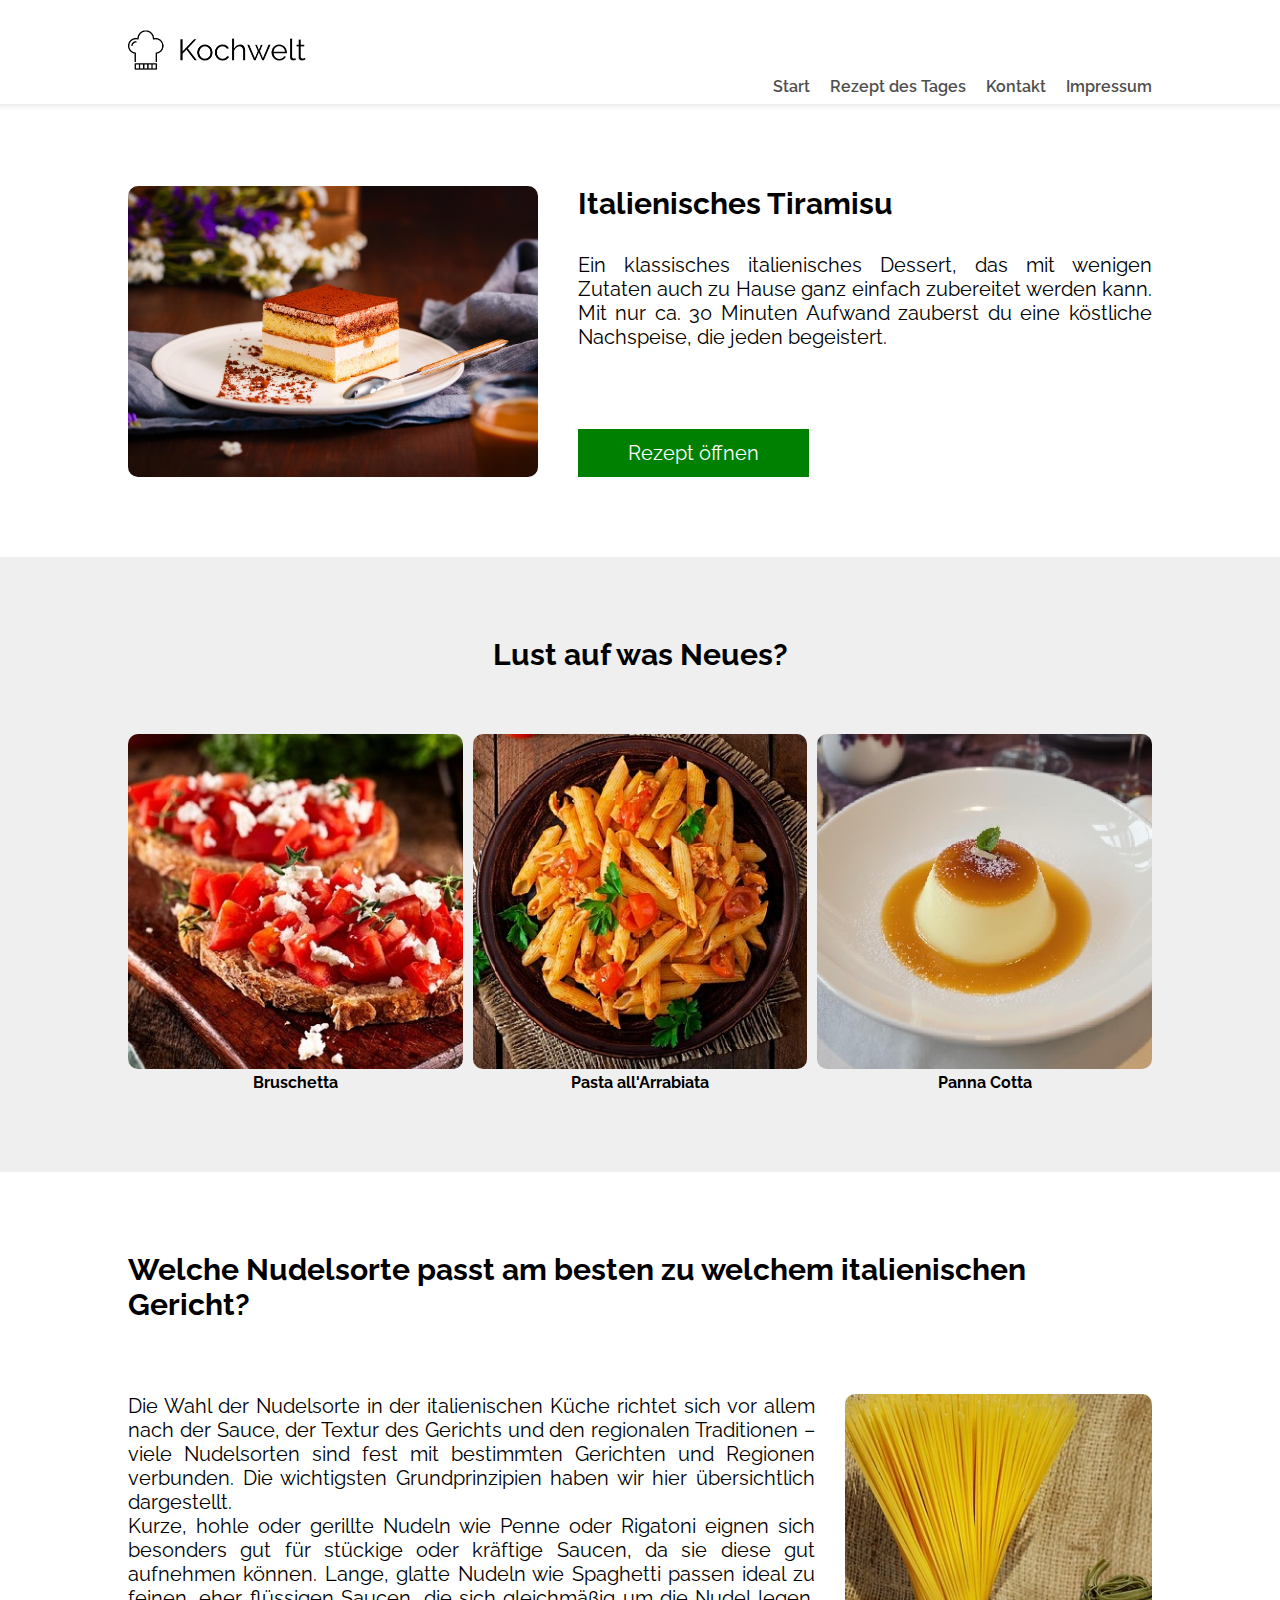
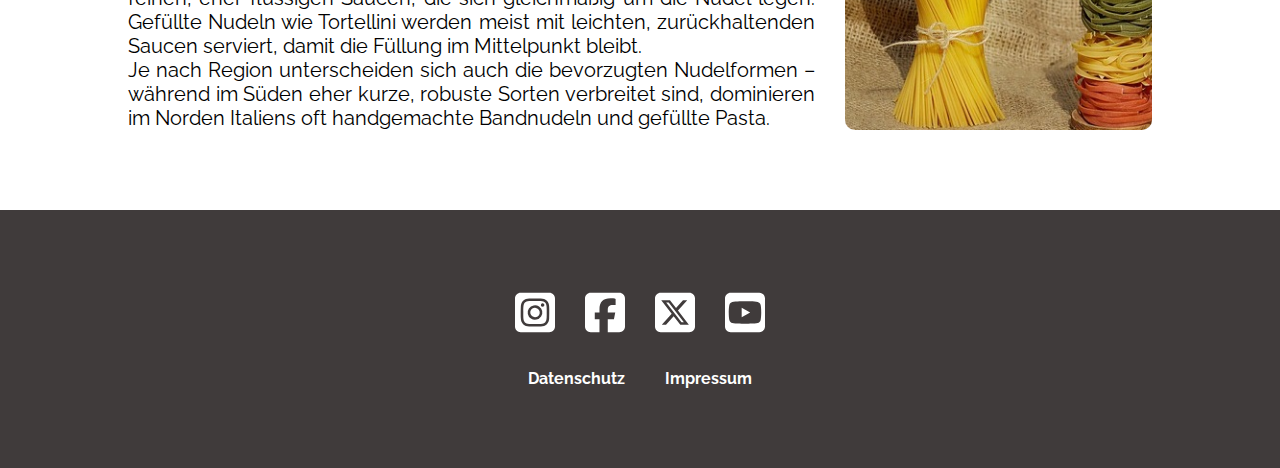
<file: index.html>
<!DOCTYPE html>
<html lang="de">

<head>
  <meta charset="UTF-8" />
  <meta name="viewport" content="width=device-width, initial-scale=1.0" />
  <script src="/script.js" defer></script>
  <link rel="stylesheet" href="css/style.css" />

  <title>Kochwelt</title>
</head>

<body>
  <!-------------Header------------->
  <header>
    <section>
      <a href="index.html"><img src="/img/logo.png" alt="Logo" /></a>
<!-- ------------------------------------------ -->
      <button onclick="menu()" class="btn_menu mob_menu">menu</button>

      <div id="res_menu" class="resp_menu_box mob_menu hidden">
          <a href="/index.html">Start</a>
          <a href="/rezept.html">Rezept des Tages</a>
          <a href="/kontakt.html">Kontakt</a>
          <a href="#">Impressum</a>
      </div>

<!-- ------------------------------------------ -->
      <nav class="hidden">
        <ul>
          <a href="/index.html">
            <li>Start</li>
          </a>
          <a href="/rezept.html">
            <li>Rezept des Tages</li>
          </a>
          <a href="/kontakt.html">
            <li>Kontakt</li>
          </a>
          <a href="#">
            <li>Impressum</li>
          </a>
        </ul>
      </nav>

    </section>
  </header>
  <div class="line"></div>
  <!--------------main-------------->
  <main>
    <!----------msection-one---------->
    <section class="section-one">
      <img src="./img/tiramisu.jpg" alt="Italienisches Tiramisu" />

      <div>
        <h2>Italienisches Tiramisu</h2>
        <p>
          Ein klassisches italienisches Dessert, das mit wenigen Zutaten auch
          zu Hause ganz einfach zubereitet werden kann. Mit nur ca. 30 Minuten
          Aufwand zauberst du eine köstliche Nachspeise, die jeden begeistert.
        </p>
        <a href="./tiramisu-recipe.html"><button class="button-to-rezept">Rezept öffnen</button></a>
      </div>
    </section>
    <!----------msection-two---------->
    <section class="section-two">
      <div class="section-two-width">
        <h2>Lust auf was Neues?</h2>

        <div class="quicklinks">

          <article>
            <a href="./bruschetta-recipe.html"><img src="./img/gourmet-5619887_640.jpg" alt="Vorpeise" /></a>
            <h3>Bruschetta</h3>
          </article>

          <article>
            <a href="./penne-all'arrabbiata-recipe.html"><img src="./img/pasta-arrabiata.jpg" alt="Hauptgang" /></a>
            <h3> Pasta all'Arrabiata</h3>
          </article>

          <article>
            <a href="./panna-cotta-recipe.html"><img src="./img/panna-cotta.jpg" alt="Dessert" /></a>
            <h3>Panna Cotta</h3>
          </article>

        </div>

      </div>
    </section>
    <!----------msection-three---------->
    <section class="section-three">

      <h2>Welche Nudelsorte passt am besten zu welchem italienischen Gericht?</h2>
      <div>
        <p>
          Die Wahl der Nudelsorte in der italienischen Küche richtet sich vor allem nach der Sauce, der
          Textur des Gerichts und den regionalen Traditionen – viele Nudelsorten sind fest mit bestimmten
          Gerichten und Regionen verbunden. Die wichtigsten Grundprinzipien haben wir hier übersichtlich
          dargestellt. <br> Kurze, hohle oder gerillte Nudeln wie Penne oder Rigatoni eignen sich
          besonders gut
          für stückige oder kräftige Saucen, da sie diese gut aufnehmen können. Lange, glatte Nudeln wie
          Spaghetti passen ideal zu feinen, eher flüssigen Saucen, die sich gleichmäßig um die Nudel
          legen. Gefüllte Nudeln wie Tortellini werden meist mit leichten, zurückhaltenden Saucen
          serviert, damit die Füllung im Mittelpunkt bleibt. <br> Je nach Region unterscheiden sich auch
          die bevorzugten Nudelformen – während im Süden eher kurze, robuste Sorten verbreitet sind,
          dominieren im Norden Italiens oft handgemachte Bandnudeln und gefüllte Pasta.
        </p>
        <img src="./img/variety_noodles.jpg" alt="Nudelsorten" />
      </div>
    </section>
  </main>
  <!-------------footer------------>
  <footer>

    <div class="social-media-container">
      <a href="https://www.instagram.com/" target="_blank" aria-label="Instagram">
        <img src="./img/icons/instagram.svg" alt="Instagram logo" class="social-media" /></a>
      <a href="https://www.facebook.com/" target="_blank" aria-label="Facebook">
        <img src="./img/icons/facebook.svg" alt="Facebook logo" class="social-media" /></a>
      <a href="https://x.com/" target="_blank" aria-label="X (formerly Twitter)">
        <img src="./img/icons/x-twitter.svg" alt="X logo (formerly Twitter)" class="social-media" /></a>
      <a href="https://www.youtube.com/" target="_blank" aria-label="YouTube">
        <img src="./img/icons/youtube.svg" alt="YouTube logo" class="social-media" /></a>
    </div>
    
    <div class="legal-section">
      <a href="./docs/datenschutz.pdf" class="data-privacy" target="_blank">Datenschutz</a>
      <a href="./docs/impressum.pdf" class="imprint" target="_blank">Impressum</a>
    </div>

  </footer>

</body>

</html>
</file>
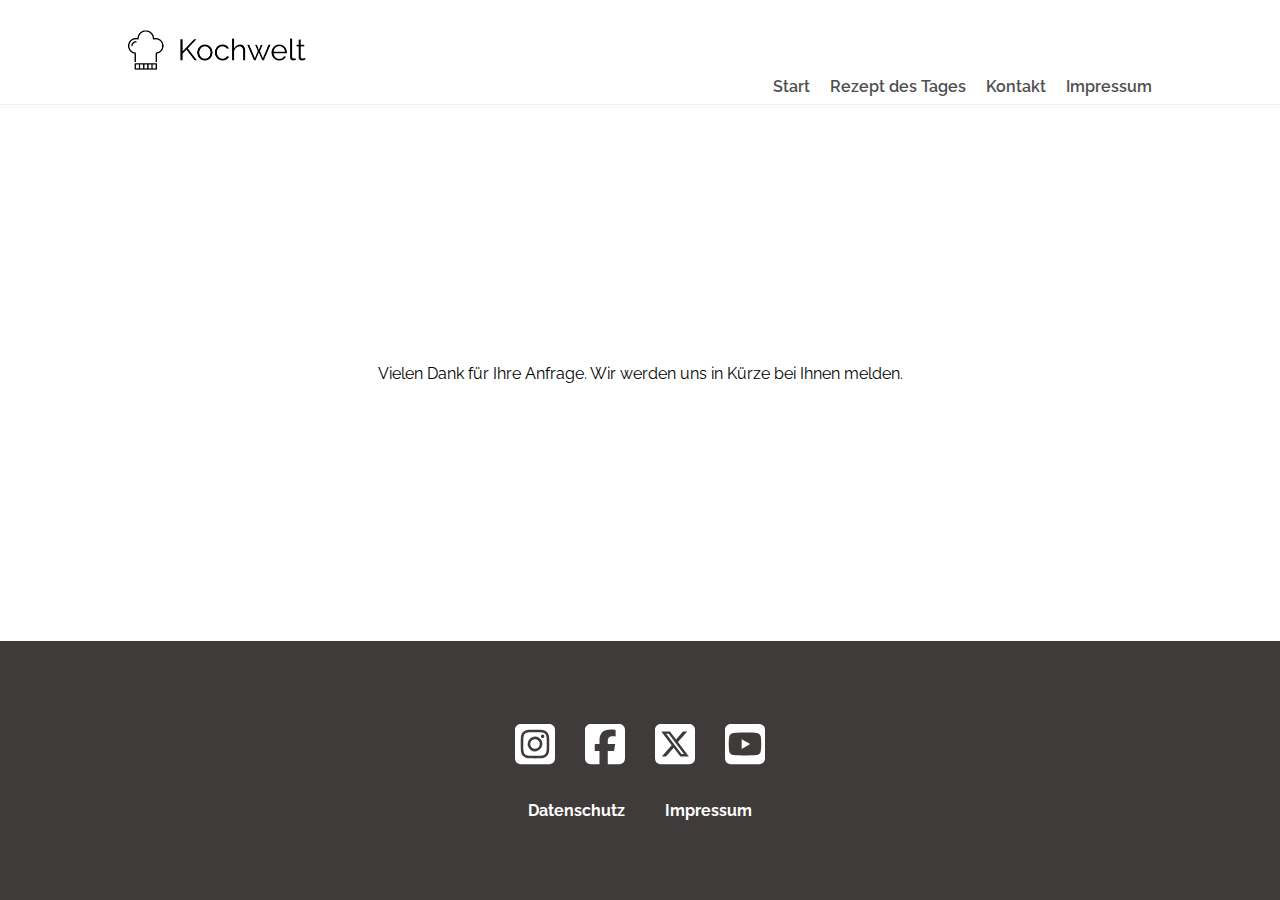
<file: kontakt-send-mail.html>
<!DOCTYPE html>
<html lang="de">

<head>
  <meta charset="UTF-8" />
  <meta name="viewport" content="width=device-width, initial-scale=1.0" />
  <link rel="stylesheet" href="/css/kontakt-send-mail.css" />
  <title>Kontakt</title>
  <link rel="icon" href="/img/logo_small.png" type="image/png">
  <script src="/script.js"></script>

</head>

<body>
  <!-------------Header------------->
  <header>
    <section>
      <a href="index.html"><img src="/img/logo.png" alt="Logo" /></a>
      <nav>
        <ul>
          <a href="/index.html">
            <li>Start</li>
          </a>
          <a href="/rezept.html">
            <li>Rezept des Tages</li>
          </a>
          <a href="/kontakt.html">
            <li>Kontakt</li>
          </a>
          <a href="#">
            <li>Impressum</li>
          </a>
        </ul>
      </nav>
    </section>
  </header>
  <div class="line"></div>
  <div class="seperator-line-header"></div>
  <!--------------main-------------->
  <main>
    <p>Vielen Dank für Ihre Anfrage. Wir werden uns in Kürze bei Ihnen melden.</p>
  </main>
  <!-------------footer------------>
  <footer>
    <div class="social-media-container">
      <a href="https://www.instagram.com/" target="_blank" aria-label="Instagram">
        <img src="./img/icons/instagram.svg" alt="Instagram logo" class="social-media" /></a>
      <a href="https://www.facebook.com/" target="_blank" aria-label="Facebook">
        <img src="./img/icons/facebook.svg" alt="Facebook logo" class="social-media" /></a>
      <a href="https://x.com/" target="_blank" aria-label="X (formerly Twitter)">
        <img src="./img/icons/x-twitter.svg" alt="X logo (formerly Twitter)" class="social-media" /></a>
      <a href="https://www.youtube.com/" target="_blank" aria-label="YouTube">
        <img src="./img/icons/youtube.svg" alt="YouTube logo" class="social-media" /></a>
    </div>
    <div class="legal-section">
      <a href="./docs/datenschutz.pdf" class="data-privacy" target="_blank">Datenschutz</a>
      <a href="./docs/impressum.pdf" class="imprint" target="_blank">Impressum</a>
    </div>
  </footer>

</body>

</html>
</file>
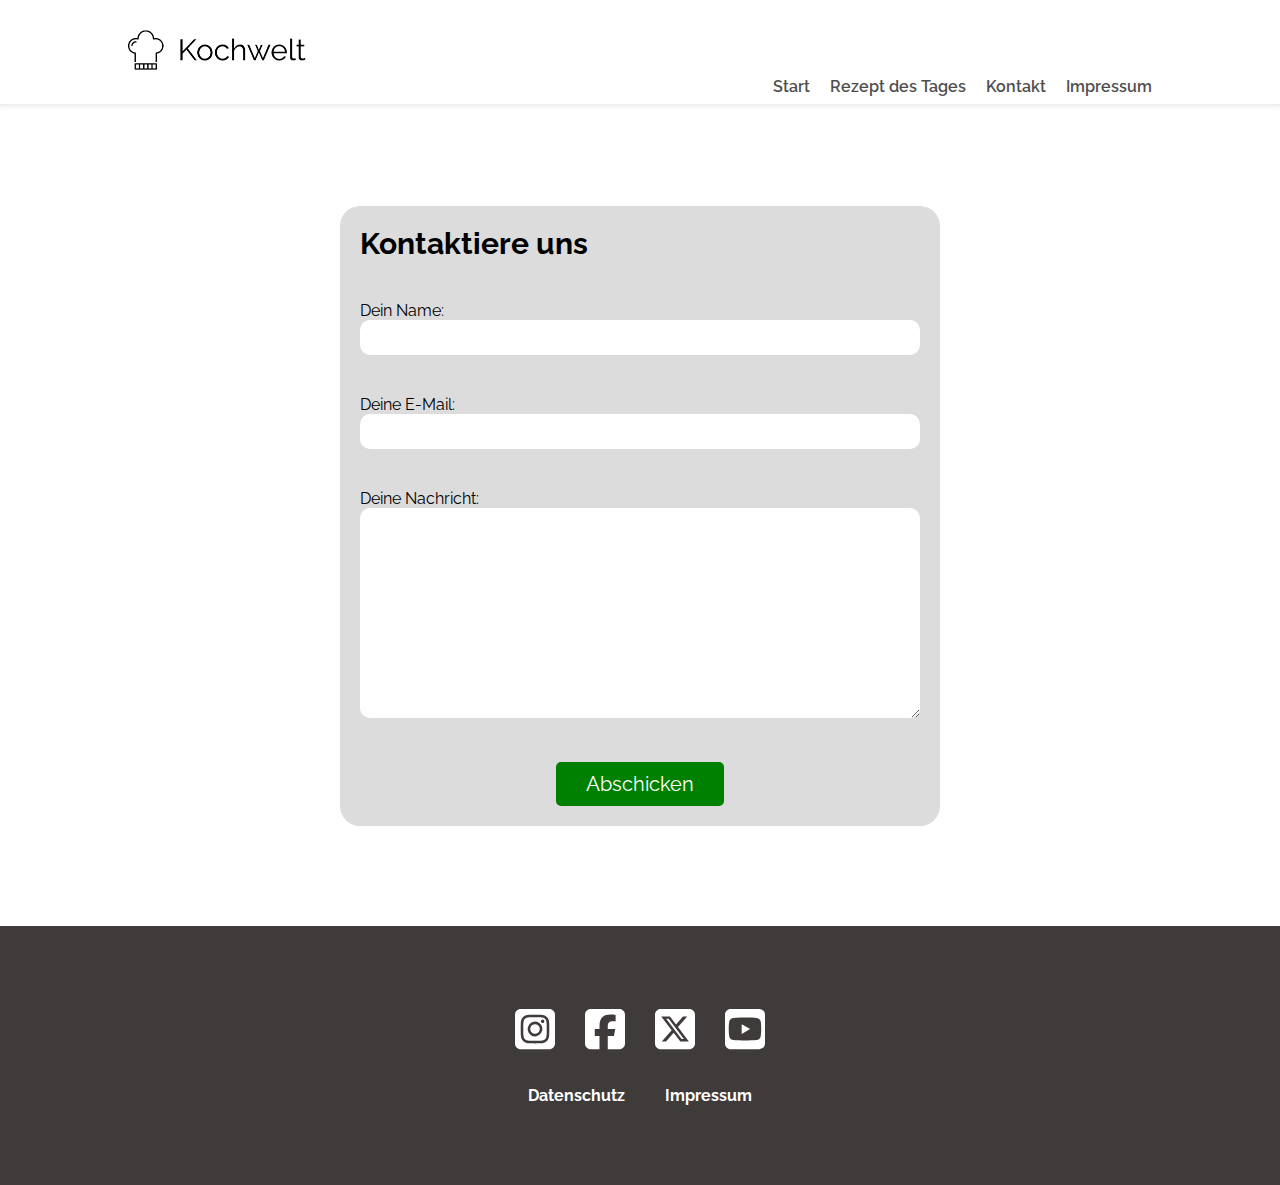
<file: kontakt.html>
<!DOCTYPE html>
<html lang="de">

<head>
  <meta charset="UTF-8" />
  <meta name="viewport" content="width=device-width, initial-scale=1.0" />
  <link rel="stylesheet" href="/css/kontakt.css" />
  <title>Kontakt</title>
  <link rel="icon" href="/img/logo_small.png" type="image/png">
  <script src="/script.js"></script>

</head>

<body>
  <!-------------Header------------->
  <header>
    <section>
      <a href="index.html"><img src="/img/logo.png" alt="Logo" /></a>
      <nav>
        <ul>
          <a href="/index.html">
            <li>Start</li>
          </a>
          <a href="/rezept.html">
            <li>Rezept des Tages</li>
          </a>
          <a href="/kontakt.html">
            <li>Kontakt</li>
          </a>
          <a href="#">
            <li>Impressum</li>
          </a>
        </ul>
      </nav>
    </section>
  </header>
  <div class="line"></div>
  <div class="seperator-line-header"></div>
  <!--------------main-------------->
  <main>
    <form>
      <h2>Kontaktiere uns</h2>

      <label>Dein Name:
        <input class="text-box" type="text" name="name" required />
      </label>

      <label>Deine E-Mail:
        <input class="text-box" type="email" name="email" required />
      </label>

      <label>Deine Nachricht:
        <textarea rows="10" name="message" required></textarea>
      </label>

      <input class="abschicken" type="submit" value="Abschicken" />

    </form>
  </main>
  <!-------------footer------------>
  <footer>
    <div class="social-media-container">
      <a href="https://www.instagram.com/" target="_blank" aria-label="Instagram">
        <img src="./img/icons/instagram.svg" alt="Instagram logo" class="social-media" /></a>
      <a href="https://www.facebook.com/" target="_blank" aria-label="Facebook">
        <img src="./img/icons/facebook.svg" alt="Facebook logo" class="social-media" /></a>
      <a href="https://x.com/" target="_blank" aria-label="X (formerly Twitter)">
        <img src="./img/icons/x-twitter.svg" alt="X logo (formerly Twitter)" class="social-media" /></a>
      <a href="https://www.youtube.com/" target="_blank" aria-label="YouTube">
        <img src="./img/icons/youtube.svg" alt="YouTube logo" class="social-media" /></a>
    </div>
    <div class="legal-section">
      <a href="./docs/datenschutz.pdf" class="data-privacy" target="_blank">Datenschutz</a>
      <a href="./docs/impressum.pdf" class="imprint" target="_blank">Impressum</a>
    </div>
  </footer>

</body>

</html>
</file>
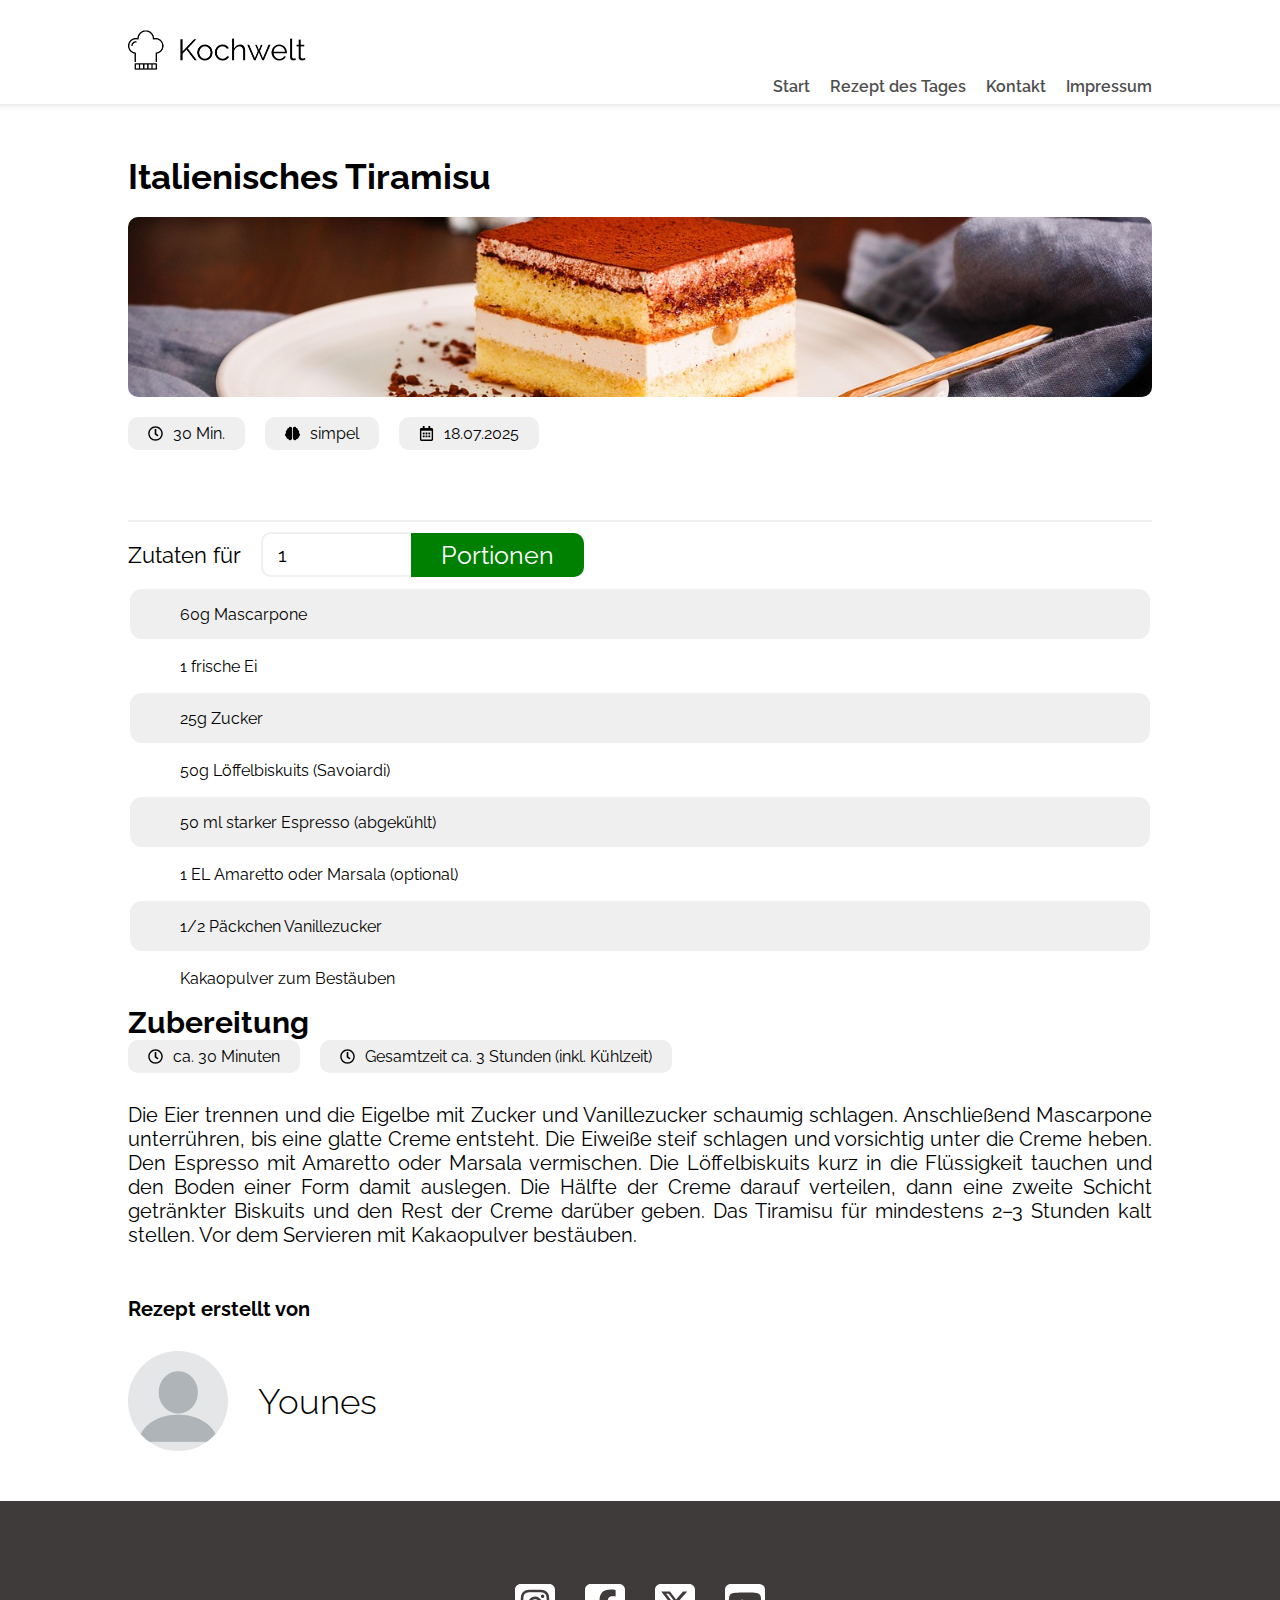
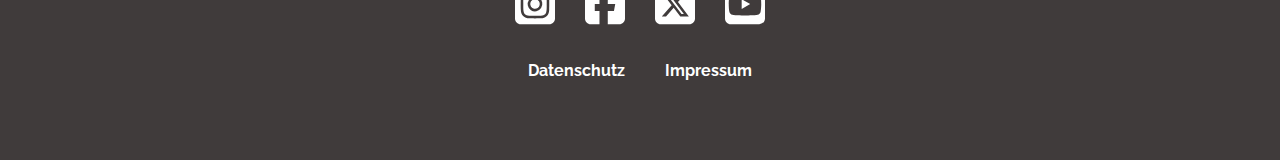
<file: rezept.html>
<!DOCTYPE html>
<html lang="de">

<head>
  <meta charset="UTF-8" />
  <meta name="viewport" content="width=device-width, initial-scale=1.0" />
  <link rel="stylesheet" href="/css/rezept.css" />
  <script src="/script.js" defer></script>

  <title>Dessert Rezept</title>
</head>

<body>
  <!-------------Header------------->
  <header>
    <section>
      <a href="index.html"><img src="/img/logo.png" alt="Logo" /></a>
      <nav class="hidden">
        <ul>
          <a href="/index.html">
            <li>Start</li>
          </a>
          <a href="/rezept.html">
            <li>Rezept des Tages</li>
          </a>
          <a href="/kontakt.html">
            <li>Kontakt</li>
          </a>
          <a href="#">
            <li>Impressum</li>
          </a>
        </ul>
      </nav>
    </section>
  </header>
  <div class="line"></div>
  <!--------------main-------------->

  <main>
    <section>
      <h1>Italienisches Tiramisu</h1>
      <img class="img-rezepz" src="./img/tiramisu.jpg" alt="Italienisches Tiramisu" />
      <div class="part-top">
        <div class="time-date">
          <img class="icon-img" src="./img/icons/clock-regular.svg" alt="clock icon" />
          <h4>30 Min.</h4>
        </div>
        <div class="time-date">
          <img class="icon-img" src="./img/icons/brain-solid.svg" alt="brain icon" />
          <h4>simpel</h4>
        </div>
        <div class="time-date">
          <img class="icon-img" src="./img/icons/calendar-alt-regular.svg" alt="calendar icon" />
          <h4>18.07.2025</h4>
        </div>
      </div>
    </section>

    <section>
      <div class="line-main"></div>

      <div class="Zutaten">
        <label>Zutaten für </label>
        <div class="button-input">
          <input id="text-box" class="text-box" type="number" min="1" value="1" />
          <button id="Calculator" onclick="Calculator()" class="portionen">Portionen</button>
        </div>
      </div>

      <table>
        <tr>
          <td id="td1">60g Mascarpone</td>
        </tr>
        <tr>
          <td id="td2" class="td-white">1 frische Ei</td>
        </tr>
        <tr>
          <td id="td3">25g Zucker</td>
        </tr>
        <tr>
          <td id="td4" class="td-white">50g Löffelbiskuits (Savoiardi)</td>
        </tr>
        <tr>
          <td id="td5">50 ml starker Espresso (abgekühlt)</td>
        </tr>
        <tr>
          <td id="td6" class="td-white">1 EL Amaretto oder Marsala (optional)</td>
        </tr>
        <tr>
          <td id="td7">1/2 Päckchen Vanillezucker</td>
        </tr>
        <tr>
          <td class="td-white">Kakaopulver zum Bestäuben</td>
        </tr>
      </table>

    </section>

    <section>
      <h2>Zubereitung</h2>

      <div class="zubereitung-zeit">
        <div class="time-date">
          <img class="icon-img" src="./img/icons/clock-regular.svg" alt="clock icon" />
          <h4>ca. 30 Minuten</h4>
        </div>
        <div class="time-date">
          <img class="icon-img" src="./img/icons/clock-regular.svg" alt="clock icon" />
          <h4>Gesamtzeit ca. 3 Stunden (inkl. Kühlzeit)</h4>
        </div>
      </div>
      <p>
        Die Eier trennen und die Eigelbe mit Zucker und Vanillezucker schaumig
        schlagen. Anschließend Mascarpone unterrühren, bis eine glatte Creme
        entsteht. Die Eiweiße steif schlagen und vorsichtig unter die Creme
        heben. Den Espresso mit Amaretto oder Marsala vermischen. Die
        Löffelbiskuits kurz in die Flüssigkeit tauchen und den Boden einer
        Form damit auslegen. Die Hälfte der Creme darauf verteilen, dann eine
        zweite Schicht getränkter Biskuits und den Rest der Creme darüber
        geben. Das Tiramisu für mindestens 2–3 Stunden kalt stellen. Vor dem
        Servieren mit Kakaopulver bestäuben.
      </p>
    </section>

    <section>
      <h3>Rezept erstellt von</h3>
      <div class="ersteller-div">
        <img class="ersteller-img" alt="Ersteller" src="/img/profile.png" />
        <span>Younes</span>
      </div>
    </section>
  </main>

  <!-------------footer------------>
  <footer>

    <div class="social-media-container">
      <a href="https://www.instagram.com/" target="_blank" aria-label="Instagram">
        <img src="./img/icons/instagram.svg" alt="Instagram logo" class="social-media" /></a>
      <a href="https://www.facebook.com/" target="_blank" aria-label="Facebook">
        <img src="./img/icons/facebook.svg" alt="Facebook logo" class="social-media" /></a>
      <a href="https://x.com/" target="_blank" aria-label="X (formerly Twitter)">
        <img src="./img/icons/x-twitter.svg" alt="X logo (formerly Twitter)" class="social-media" /></a>
      <a href="https://www.youtube.com/" target="_blank" aria-label="YouTube">
        <img src="./img/icons/youtube.svg" alt="YouTube logo" class="social-media" /></a>
    </div>

    <div class="legal-section">
      <a href="./docs/datenschutz.pdf" class="data-privacy" target="_blank">Datenschutz</a>
      <a href="./docs/impressum.pdf" class="imprint" target="_blank">Impressum</a>
    </div>

  </footer>
</body>

</html>
</file>
<file: css/style.css>
@font-face {
    font-family: 'Raleway';
    src: url('/font/Raleway-VariableFont_wght.ttf') format('truetype');
    font-weight: 100 900;
    font-style: normal;
}
/* ----------------------- */
.btn_menu{
    font-size: 20px;
    cursor: pointer;
    display: flex;
    align-items: flex-end;
    border: none;
    background: none;
}
.btn_menu:hover {
    color: #008000;
}

.resp_menu_box{
    
    background-color: #008000;
    display: flex;
    flex-direction: column;
    width: 180px;
    height: 140px;
    padding: 10px;
    border-radius: 5px;

    position: absolute;
    top: 105px;
    right: 10%;
}
.resp_menu_box a{
    text-decoration: none;
    color: white;
    padding: 5px;
}
.resp_menu_box a:hover{
    background-color: #3baf3b;
    border-radius: 5px;
}
/* ---------------------------------- */

* {
    margin: 0;
    box-sizing: border-box;
    font-family: "Raleway", sans-serif;
    font-size: 16px;
}

h2 {
    font-size: 30px;
    margin-bottom: 32px;
}

p {
    font-size: 20px;
    text-align: justify;
}

/* ----------Header---------- */
header {
    display: flex;
    justify-content: center;
    align-items: center;
}

header section {
    display: flex;
    justify-content: space-between;
    width: 80%;
}

header img {
    height: 60px;
    margin: 20px 0;
}

nav {
    display: flex;
    align-items: flex-end;
}

nav ul {
    list-style: none;
    display: flex;
    gap: 20px;
}

nav a {
    text-decoration: none;
    color: #4e4e4e;
    font-weight: 600;
    padding-bottom: 8px;
}

nav a:hover {
    color: #008000;
    text-decoration: underline;
    text-decoration-color: #008000;
    text-underline-offset: 10px;
    text-decoration-thickness: 3px;
}

.line {
    display: flex;
    background-color: #efefef;
    height: 2px;
    box-shadow: 0 2px 3px #efefef;
}

/* ----------Main---------- */
main {
    display: flex;
    flex-direction: column;
    justify-content: center;
    align-items: center;
}

/* ------section-one------- */
.section-one {
    display: flex;
    width: 80%;
    margin-top: 80px;
    gap: 40px;
}

.section-one img {
    width: 40%;
    border-radius: 10px;
    object-fit: cover;
}

.button-to-rezept {
    background-color: #008000;
    color: white;
    padding: 12px 50px;
    border: none;
    /* text-decoration: none; */
    font-size: 20px;
    cursor: pointer;
    margin-top: 80px;
    transition: background-color 125ms ease, color 125ms ease-in-out;
}

.button-to-rezept:hover {
    background-color: #006400;
    scale: 1.01;
}

/* ------section-two------- */
.section-two {
    display: flex;
    justify-content: center;
    width: 100%;
    background-color: #efefef;
    margin: 80px 0;
    padding: 80px 0;
}

.section-two-width {
    width: 100%;
    display: flex;
    justify-content: center;
    align-items: center;
    flex-direction: column;
}

.quicklinks {
    margin-top: 30px;
    width: 80%;
    display: flex;
    justify-content: space-between;
    align-items: center;
    gap: 10px;
}

.quicklinks img {
    aspect-ratio: 1/1;
    width: 100%;
    border-radius: 10px;
    object-fit: cover;
    transition: scale 5ms;
}

.quicklinks img:hover {
    scale: 1.01;
}

article {
    text-align: center;
}

/* ----section-three----- */
.section-three {
    display: flex;
    flex-direction: column;
    justify-content: center;
    align-items: center;
    width: 80%;
    gap: 40px;
    margin-bottom: 80px;
}

.section-three img {
    width: 30%;
    border-radius: 10px;
    object-fit: cover;
    margin-left: 30px;
}

.section-three div {
    display: flex;
}

/* --------footer-------- */
footer {
    padding: 80px;
    background-color: #403b3b;
    display: flex;
    justify-content: center;
    align-items: center;
    flex-direction: column;
}

.social-media-container {
    display: flex;
    justify-content: space-around;
    gap: 30px;
}

.social-media {
    width: 40px;
    height: auto;
    filter: invert(100%) brightness(200%);
    transition: filter 125ms ease;
}

.social-media:hover,
.social-media:focus {
    filter: drop-shadow(0px 0px 5px #f7f5f3);
}

.legal-section {
    display: flex;
    justify-content: space-between;
    gap: 40px;
    padding-top: 30px;
    border-radius: 6px;
    transition: background-color 125ms ease, color 125ms ease-in-out;
}

.legal-section a {
    color: white;
    text-decoration: none;
    cursor: pointer;
    transition: color 125ms ease;
    font-weight: bold;
}

.legal-section a:hover,
.legal-section a:focus {
    color: black;
    filter: drop-shadow(0px 0px 5px #f7f5f3);
}

/* -------------Respansiv------------- */

@media(min-width:801px) {
    .mob_menu {
        display: none;
    }
}
/* ---------------------------------- */
@media(max-width:1037px) {
    p {
        text-align: left;
    }
}

@media(max-width:800px) {
    .hidden {
        display: none;
    }

    h2 {
        font-size: 25px;
        margin-bottom: 32px;
    }

    p {
        font-size: 15px;
    }

    /* ------section-one------- */
    .section-one {
        flex-direction: column;
        margin-top: 50px;
        gap: 30px;
    }

    .section-one img {
        width: 100%;
    }

    .button-to-rezept {
        margin-top: 50px;
    }

    /* ------section-three------- */
    .section-three {
        gap: 0;
    }

    .section-three div {
        flex-direction: column;
    }

    .section-three img {
        margin-top: 30px;
        width: 100%;
        height: 250px;
        border-radius: 10px;
        object-fit: cover;
    }

    .section-three img {
        margin-left: 0px;
    }
}

/* ------------------------------------- */
@media(max-width:602px) {
    h2 {
        font-size: 20px;
    }

    /* ------section-two------- */
    .section-two {
        margin: 50px 0;
    }

    .quicklinks {
        flex-direction: column;
        gap: 20px;
    }
}
</file>
<file: css/kontakt-send-mail.css>
@font-face {
    font-family: 'Raleway';
    src: url('/font/Raleway-VariableFont_wght.ttf') format('truetype');
    font-weight: 100 900;
    font-style: normal;
}

* {
    margin: 0;
    box-sizing: border-box;
    font-family: "Raleway", sans-serif;
    font-size: 16px;
}

h2 {
    font-size: 20px;
    margin-bottom: 32px;
    margin: 0;
}

/* ----------Header---------- */
header {
    display: flex;
    justify-content: center;
    align-items: center;
}

header section {
    display: flex;
    justify-content: space-between;
    width: 80%;
}

header img {
    height: 60px;
    margin: 20px 0;
}

nav {
    display: flex;
    align-items: flex-end;
}

nav ul {
    list-style: none;
    display: flex;
    gap: 20px;
}

nav a {
    text-decoration: none;
    color: #4e4e4e;
    font-weight: 600;
    padding-bottom: 8px;
}

nav a:hover {
    color: #008000;
    text-decoration: underline;
    text-decoration-color: #008000;
    text-underline-offset: 10px;
    text-decoration-thickness: 3px;
}

.line {
    display: flex;
    background-color: #efefef;
    height: 2px;
    box-shadow: 0 2px 3px #efefef;
}

/* ----------Main---------- */
body {
    display: flex;
    justify-content: center;
    flex-direction: column;
    height: 100vh;
}

main {
    display: flex;
    justify-content: center;
    align-items: center;
    height: 100vh;
    text-align: center;
}

/* --------footer-------- */
footer {
    padding: 80px;
    background-color: #403b3b;
    display: flex;
    justify-content: center;
    align-items: center;
    flex-direction: column;
}

.social-media-container {
    display: flex;
    justify-content: space-around;
    gap: 30px;
}

.social-media {
    width: 40px;
    height: auto;
    filter: invert(100%) brightness(200%);
    transition: filter 125ms ease;
}

.social-media:hover,
.social-media:focus {
    filter: drop-shadow(0px 0px 5px #f7f5f3);
}

.legal-section {
    display: flex;
    justify-content: space-between;
    gap: 40px;
    padding-top: 30px;
    border-radius: 6px;
    transition: background-color 125ms ease, color 125ms ease-in-out;
}

.legal-section a {
    color: white;
    text-decoration: none;
    cursor: pointer;
    transition: color 125ms ease;
    font-weight: bold;
}

.legal-section a:hover,
.legal-section a:focus {
    color: black;
    filter: drop-shadow(0px 0px 5px #f7f5f3);
}
</file>
<file: css/kontakt.css>
@font-face {
    font-family: 'Raleway';
    src: url('/font/Raleway-VariableFont_wght.ttf') format('truetype');
    font-weight: 100 900;
    font-style: normal;
}
* {
    margin: 0;
    box-sizing: border-box;
    font-family: "Raleway", sans-serif;
    font-size: 16px;
}
h2 {
    font-size: 30px;
    margin-bottom: 32px;
    margin: 0;
}
p {
    font-size: 20px;
}
/* ----------Header---------- */
header {
    display: flex;
    justify-content: center;
    align-items: center;
}
header section {
    display: flex;
    justify-content: space-between;
    width: 80%;
}
header img {
    height: 60px;
    margin: 20px 0;
}
nav {
    display: flex;
    align-items: flex-end;
}
nav ul {
    list-style: none;
    display: flex;
    gap: 20px;
}
nav a {
    text-decoration: none;
    color: #4e4e4e;
    font-weight: 600;
    padding-bottom: 8px;
}
nav a:hover {
    color: #008000;
    text-decoration: underline;
    text-decoration-color: #008000;
    text-underline-offset: 10px;
    text-decoration-thickness: 3px;
}
.line {
    display: flex;
    background-color: #efefef;
    height: 2px;
    box-shadow: 0 2px 3px #efefef;
}
/* ----------Main---------- */
main {
    display: flex;
    justify-content: center;
    align-items: center;
    font-size: 18px;
    margin: 100px 10px;
}
form {
    display: flex;
    flex-direction: column;
    background-color: #DCDCDC;
    border-radius: 20px;
    padding: 20px;
    width: 600px;
    gap: 40px;
}
textarea {
    font-family: "Raleway", sans-serif;
    width: 100%;
    border-radius: 10px;
    border-style: none;
    font-size: 16px;
    padding: 10px;
    outline: none;
}
.text-box {
    font-family: "Raleway", sans-serif;
    font-size: 16px;
    padding-left: 10px;
    border-radius: 10px;
    border-style: none;
    width: 100%;
    height: 35px;
    outline: none;
}
.abschicken {
    background-color: #008000;
    font-size: 20px;
    color: white;
    border-style: none;
    border-radius: 5px;
    padding: 10px 30px;
    cursor: pointer;
    align-self: center;
}
.abschicken:hover {
    background-color: #006400;
    scale: 1.01;
}
/* --------footer-------- */
footer {
    padding: 80px;
    background-color: #403b3b;
    display: flex;
    justify-content: center;
    align-items: center;
    flex-direction: column;
}
.social-media-container {
    display: flex;
    justify-content: space-around;
    gap: 30px;
}
.social-media {
    width: 40px;
    height: auto;
    filter: invert(100%) brightness(200%);
    transition: filter 125ms ease;
}
.social-media:hover,
.social-media:focus {
    filter: drop-shadow(0px 0px 5px #f7f5f3);
}
.legal-section {
    display: flex;
    justify-content: space-between;
    gap: 40px;
    padding-top: 30px;
    border-radius: 6px;
    transition: background-color 125ms ease, color 125ms ease-in-out;
}
.legal-section a {
    color: white;
    text-decoration: none;
    cursor: pointer;
    transition: color 125ms ease;
    font-weight: bold;
}
.legal-section a:hover,
.legal-section a:focus {
    color: black;
    filter: drop-shadow(0px 0px 5px #f7f5f3);
}
</file>
<file: css/rezept.css>
@font-face {
    font-family: 'Raleway';
    src: url('/font/Raleway-VariableFont_wght.ttf') format('truetype');
    font-weight: 100 900;
    font-style: normal;
}

* {
    margin: 0;
    box-sizing: border-box;
    font-family: "Raleway", sans-serif;
    font-size: 16px;
}

h1 {
    font-size: 35px;
    margin-bottom: 20px;
}

h2 {
    font-size: 30px;
}

h3 {
    margin-top: 50px;
    font-size: 20px;
}

h4 {
    font-weight: 400;
}

p {
    font-size: 20px;
    text-align: justify;
}

/* ----------Header---------- */
header {
    display: flex;
    justify-content: center;
    align-items: center;
}

header section {
    display: flex;
    justify-content: space-between;
    width: 80%;
}

header img {
    height: 60px;
    margin: 20px 0;
}

nav {
    display: flex;
    align-items: flex-end;
}

nav ul {
    list-style: none;
    display: flex;
    gap: 20px;
}

nav a {
    text-decoration: none;
    color: #4e4e4e;
    font-weight: 600;
    padding-bottom: 8px;
}

nav a:hover {
    color: #008000;
    text-decoration: underline;
    text-decoration-color: #008000;
    text-underline-offset: 10px;
    text-decoration-thickness: 3px;
}

.line {
    display: flex;
    background-color: #efefef;
    height: 2px;
    box-shadow: 0 2px 3px #efefef;
}

/* ----------Main---------- */
main {
    display: flex;
    justify-content: center;
    align-items: center;
    flex-direction: column;
    margin: 50px 0;
}

main section {
    display: flex;
    justify-content: center;
    flex-direction: column;
    width: 80%;
}

.img-rezepz {
    width: 100%;
    height: 180px;
    object-fit: cover;
    border-radius: 10px;
}

.part-top {
    display: flex;
    gap: 20px;
    margin: 20px 0;

}

.icon-img {
    width: 15px;
    height: 15px;
}

.time-date {
    background-color: #efefef;
    display: flex;
    align-items: center;
    padding: 7px 20px;
    border-radius: 10px;
    gap: 10px;
}

.line-main {
    display: flex;
    background-color: #efefef;
    height: 2px;
    margin-top: 50px;
    margin-bottom: 10px;
}

.Zutaten {
    display: flex;
    align-items: center;
    margin-bottom: 10px;
}

label {
    font-size: 22px;
}

.text-box {
    font-family: "Raleway", sans-serif;
    font-size: 20px;
    padding-left: 15px;
    border: 2px double #efefef;
    border-radius: 10px 0 0 10px;
    width: 150px;
    height: 45px;
    outline: none;
    margin-left: 20px;
    border-right: none;
}

.button-input {
    display: flex;
    align-items: center;
}

.portionen {
    background-color: #008000;
    font-size: 25px;
    color: white;
    border-style: none;
    padding: 7px 30px;
    cursor: pointer;
    border-radius: 0 10px 10px 0;
}

table {
    width: 100%;
}

td {
    width: 100%;
    height: 50px;
    border-radius: 12px;
    background: #efefef;
    padding-left: 50px;
}

.td-white {
    background: white;
}

.zubereitung-zeit {
    display: flex;
    gap: 20px;
    margin-bottom: 30px;
}

.ersteller-div {
    display: flex;
    justify-content: flex-start;
    align-items: center;
    gap: 30px;
    margin-top: 30px;
}

main span {
    font-size: 35px;
    font-weight: 300;
}

.ersteller-img {
    width: 100px;
    height: 100px;
    border-radius: 50px;
}

/* --------footer-------- */
footer {
    padding: 80px;
    background-color: #403b3b;
    display: flex;
    justify-content: center;
    align-items: center;
    flex-direction: column;
}

.social-media-container {
    display: flex;
    justify-content: space-around;
    gap: 30px;
}

.social-media {
    width: 40px;
    height: auto;
    filter: invert(100%) brightness(200%);
    transition: filter 125ms ease;
}

.social-media:hover,
.social-media:focus {
    filter: drop-shadow(0px 0px 5px #f7f5f3);
}

.legal-section {
    display: flex;
    justify-content: space-between;
    gap: 40px;
    padding-top: 30px;
    border-radius: 6px;
    transition: background-color 125ms ease, color 125ms ease-in-out;
}

.legal-section a {
    color: white;
    text-decoration: none;
    cursor: pointer;
    transition: color 125ms ease;
    font-weight: bold;
}

.legal-section a:hover,
.legal-section a:focus {
    color: black;
    filter: drop-shadow(0px 0px 5px #f7f5f3);
}

/* ---------------respansiv---------------- */
@media(max-width:800px) {
    .hidden {
        display: none;
    }

    .part-top {
        flex-direction: column;
        gap: 5px;
    }

    .button-input {
        /* display: flex;
        align-items: center; */
        flex: 1;
    }

    .text-box {
        flex: 1;
        width: 0;
    }

    .portionen {
        flex: 1;
    }

    .zubereitung-zeit {
        flex-direction: column;
        margin-top: 15px;
        gap: 5px;
    }
}

/* ------------------------------------- */
@media(max-width:600px) {
    .Zutaten {
        flex-direction: column;
        align-items: flex-start;
        margin-bottom: 10px;
    }

    .button-input {
        display: flex;
        align-items: center;
        width: 100%;
    }

    .text-box {
        flex: 1;
        margin-left: 0px;
    }

    .portionen {
        flex: 1;
        font-size: 16px;
        padding: 13px 30px;
    }

    td {
        padding-left: 10px;
    }

    .ersteller-img {
        width: 70px;
        height: 70px;
        border-radius: 50%;
    }

    /* -------------font-------------- */
    h1 {
        font-size: 23px;
        margin-bottom: 20px;
    }

    h2 {
        font-size: 20px;
    }

    h3 {
        margin-top: 50px;
        font-size: 17px;
    }

    h4 {
        font-size: 14px;
        font-weight: 400;
    }

    p {
        font-size: 16px;
            text-align: left;
    }

    label {
        font-size: 16px;
    }

    main span {
        font-size: 25px;
    }
}
</file>
